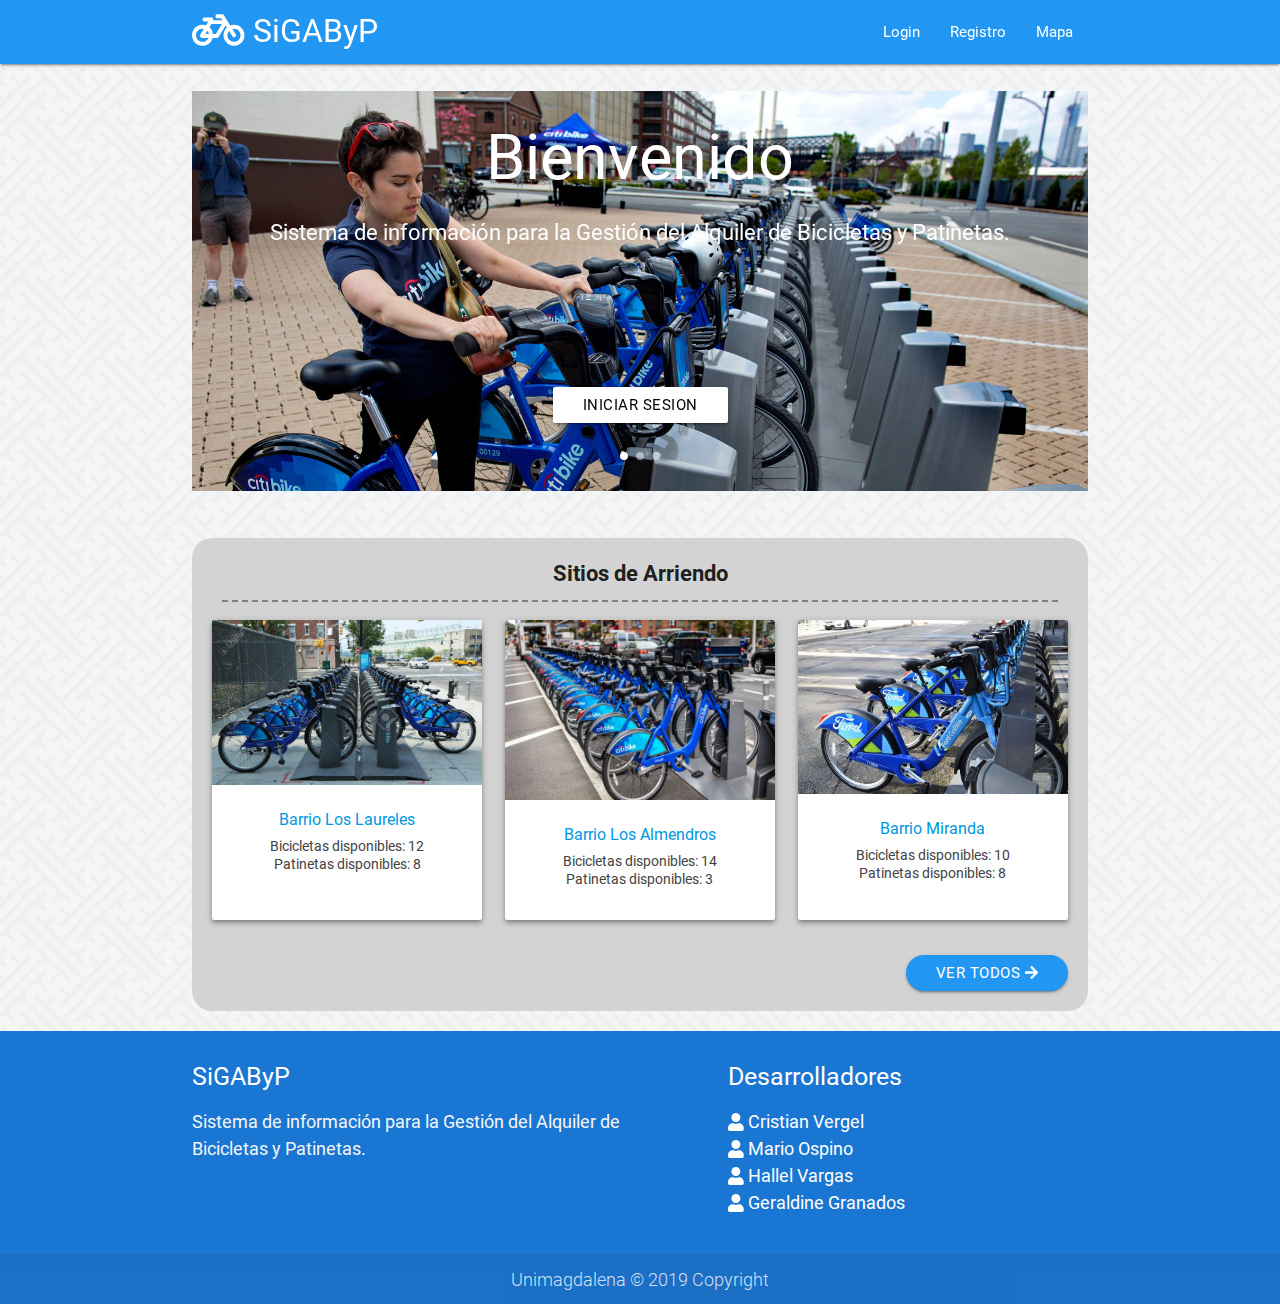
<file: index.html>
<!DOCTYPE html>
<html lang="es">
<head>
    <meta charset="UTF-8">
    <meta name="viewport" content="width=device-width, initial-scale=1.0">
    <meta http-equiv="X-UA-Compatible" content="ie=edge">
    <title>Inicio - SiGAByP</title>

    <link type="text/css" rel="stylesheet" href="css/estilos.css"/>
    <link type="text/css" rel="stylesheet" href="css/materialize.css"  media="screen,projection"/>
    <script type="text/javascript" src="js/fontawesome-all.js"></script>

</head>
<body class="bg-patron">
    <div class="navbar-fixed">
        <nav class="blue">
            <div class="nav-wrapper">
                <div class="container">
                    <a href="#" class="brand-logo"><i class="fas fa-bicycle fa-lg"></i> SiGAByP</a>

                    <ul id="nav-mobile" class="right hide-on-med-and-down">
                        <li><a href="#modal_login" class="modal-trigger">Login</a></li>
                        <li><a href="views/registro.html">Registro</a></li>
                        <li><a href="views/mapa.html">Mapa</a></li>

                    </ul>
                </div>
            </div>
        </nav>
    </div>

    <main>
        <div class="container">
            <br>
            <div class="carousel carousel-slider center" data-indicators="true">
                <div class="carousel-fixed-item center">
                    <a href="#modal_login" class="btn waves-effect white black-text darken-text-2 modal-trigger">Iniciar sesion</a>
                </div>
                <div class="carousel-item white-text" href="#one!" id="slide1">
                    <h1>Bienvenido</h1>
                    <big>
                        Sistema de información para la Gestión del Alquiler de Bicicletas y Patinetas.
                        <p class="white-text">
                        </p>

                    </big>
                </div>
                <div class="carousel-item white-text" href="#two!" id="slide2">

                </div>
                <div class="carousel-item white-text" href="#three!" id="slide3">

                </div>
            </div>
            <br>
            <div class="panel2">
                <center><big><b>Sitios de Arriendo</b></big></center>
                <div class="line2"></div>
                <div class="row">
                    <div class="col s12 m4">
                        <a href="views/vista_sitio.html">
                            <div class="card small z-depth-2 hoverable">
                                <div class="card-image">
                                    <img src="images/03.jpg">
                                </div>
                                <div class="card-content center" style="padding:15px;">
                                    <div class="texto-card">Barrio Los Laureles</div>
                                    <div class="texto-card-2">
                                        Bicicletas disponibles: 12 <br>
                                        Patinetas disponibles: 8 </div>
                                </div>
                            </div>
                        </a>
                    </div>
                    <div class="col s12 m4">
                        <a href="views/vista_sitio.html">
                            <div class="card small z-depth-2 hoverable">
                                <div class="card-image">
                                    <img src="images/01.jpg">
                                </div>
                                <div class="card-content center" style="padding:15px;">
                                    <div class="texto-card">Barrio Los Almendros</div>
                                    <div class="texto-card-2">
                                        Bicicletas disponibles: 14 <br>
                                        Patinetas disponibles: 3 </div>
                                </div>
                            </div>
                        </a>
                    </div>
                    <div class="col s12 m4">
                        <a href="views/vista_sitio.html">
                            <div class="card small z-depth-2 hoverable">
                                <div class="card-image">
                                    <img src="images/02.jpg">
                                </div>
                                <div class="card-content center" style="padding:15px;">
                                    <div class="texto-card">Barrio Miranda</div>
                                    <div class="texto-card-2">
                                        Bicicletas disponibles: 10 <br>
                                        Patinetas disponibles: 8 </div>
                                </div>
                            </div>
                        </a>
                    </div>
                </div>

                <div class="right-align">
                    <a href="views/sitios.html" class="btn btn-rounded blue waves-effect">
                        Ver todos <i class="fas fa-arrow-right"></i></a>
                </div>
            </div>
        </div>
    </main>

    <footer class="page-footer blue darken-2">
        <div class="container">
            <div class="row">
                <div class="col l6 s12">
                    <h5 class="white-text">SiGAByP</h5>
                    <p class="grey-text text-lighten-4">Sistema de información para la Gestión del Alquiler de Bicicletas y Patinetas.</p>
                </div>
            <div class="col l4 offset-l1 s12">
                <h5 class="white-text">Desarrolladores</h5>
                <ul>
                      <li><i class="fas fa-user"></i> Cristian Vergel</li>
                      <li><i class="fas fa-user"></i> Mario Ospino</li>
                      <li><i class="fas fa-user"></i> Hallel Vargas</li>
                      <li><i class="fas fa-user"></i> Geraldine Granados</li>
                </ul>
            </div>
            </div>
        </div>
        <div class="footer-copyright">
            <div class="container center">
                Unimagdalena © 2019 Copyright
            </div>
        </div>
    </footer>

    <div id="modal_login" class="modal">
        <div class="modal-content">
            <h5 class="center">Inicio de Sesion</h5><br>
            <div class="row">
                <div class="col s12 m6">
                    <div id="login_img">
                        <div class="col offset-s2 s8 offset-m2 m8">
                            <h4 class="blue-text text-darken-2 center">SiGAByP</h4>
                            <img src="images/bici.png" class="responsive-img" alt="">
                        </div>
                    </div>
                    <div id="login_error" class="red-text hide">
                        Los datos de inicio de sesión son incorrectos.   <br>
                        Por favor intente de nuevo.
                    </div>
                </div>
                <div class="col s12 m6">
                    <div class="row">
                        <div class="input-field col s12">
                            <input id="username" type="text">
                            <label for="username">Nombre de Usuario</label>
                        </div>
                        <div class="input-field col s12">
                            <input id="password" type="password">
                            <label for="password">Contraseña</label>
                        </div>
                        <a href="views/mapa.html" id="redirect_login" class="hide"></a>
                    </div>
                    <center><button class="btn waves-effect blue" id="entrar">Entrar</button></center><br>
                </div>
            </div>
        </div>
    </div>


    <script type="text/javascript" src="js/jquery-3.4.1.min.js"></script>
    <script type="text/javascript" src="js/materialize.js"></script>
    <script type="text/javascript" src="js/script.js"></script>
</body>
</html>
</file>
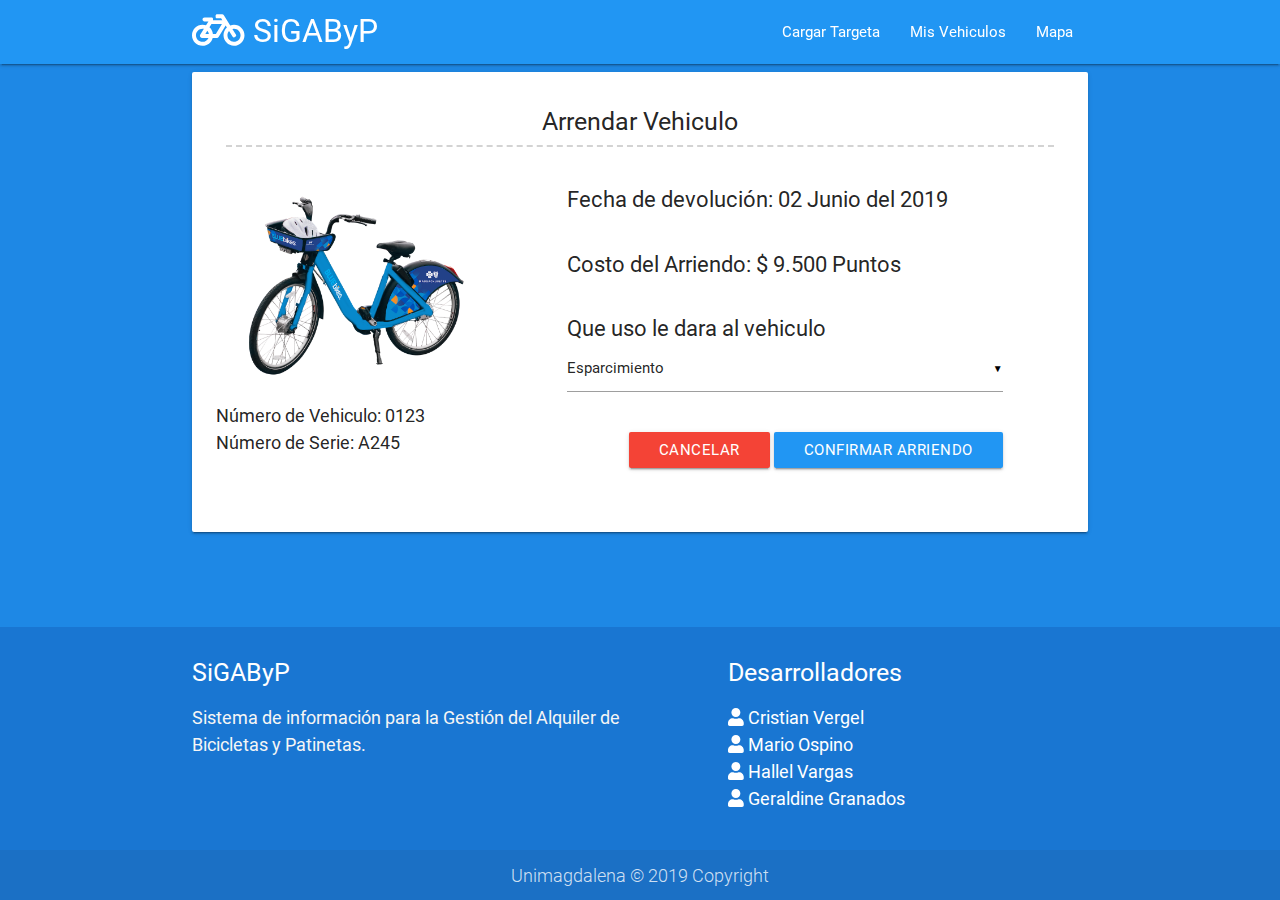
<file: views/arrendar.html>
<!DOCTYPE html>
<html lang="es">
<head>
    <meta charset="UTF-8">
    <meta name="viewport" content="width=device-width, initial-scale=1.0">
    <meta http-equiv="X-UA-Compatible" content="ie=edge">
    <title>Arrendar - SiGAByP</title>

    <link type="text/css" rel="stylesheet" href="../css/estilos.css"/>
    <link type="text/css" rel="stylesheet" href="../css/materialize.css"  media="screen,projection"/>
    <script type="text/javascript" src="../js/fontawesome-all.js"></script>
</head>
<body class="blue darken-1">

    <div class="navbar-fixed">
        <nav class="blue">
            <div class="nav-wrapper">
                <div class="container">
                    <a href="../index.html" class="brand-logo"><i class="fas fa-bicycle fa-lg"></i> SiGAByP</a>

                    <ul id="nav-mobile" class="right hide-on-med-and-down">
                        <li><a href="cargar_tarjeta.html">Cargar Targeta</a></li>
                        <li><a href="devolver.html">Mis Vehiculos</a></li>
                        <li><a href="mapa.html">Mapa</a></li>
                    </ul>
                </div>
            </div>
        </nav>
    </div>

    <main>
        <div class="container">
            <div class="card-panel">
                <center><h5>Arrendar Vehiculo</h5></center>
                <div class="line"></div>
                <div class="row">
                    <div class="col s12 m4">
                        <img src="../images/bike.png" alt="" class="responsive-img">
                        Número de Vehiculo: 0123 <br>
                        Número de Serie: A245

                    </div>
                    <div class="col s12  offset-m1 m6">
                        <div class="row">
                            <br>
                            <big>
                                Fecha de devolución: 02 Junio del 2019 <br><br>
                                Costo del Arriendo: $ 9.500 Puntos <br><br>
                                Que uso le dara al vehiculo
                                <select name="motivo" id="">
                                    <option value="">Esparcimiento</option>
                                    <option value="">Transporte</option>
                                </select>
                            </big>
                        </div>

                        <div class="row">
                            <div class="right-align">
                                <a href="vista_sitio.html" class="btn red waves-effect">Cancelar</a>
                                <a href="devolver.html" class="btn blue waves-effect">Confirmar arriendo</a>
                            </div>
                        </div>

                    </div>
                </div>
            </div>
        </div>

    </main>
    <br>
    <footer class="page-footer blue darken-2">
        <div class="container">
            <div class="row">
                <div class="col l6 s12">
                    <h5 class="white-text">SiGAByP</h5>
                    <p class="grey-text text-lighten-4">Sistema de información para la Gestión del Alquiler de Bicicletas y Patinetas.</p>
                </div>
            <div class="col l4 offset-l1 s12">
                <h5 class="white-text">Desarrolladores</h5>
                <ul>
                      <li><i class="fas fa-user"></i> Cristian Vergel</li>
                      <li><i class="fas fa-user"></i> Mario Ospino</li>
                      <li><i class="fas fa-user"></i> Hallel Vargas</li>
                      <li><i class="fas fa-user"></i> Geraldine Granados</li>
                </ul>
            </div>
            </div>
        </div>
        <div class="footer-copyright">
            <div class="container center">
                Unimagdalena © 2019 Copyright
            </div>
        </div>
    </footer>


    <script type="text/javascript" src="../js/jquery-3.4.1.min.js"></script>
    <script type="text/javascript" src="../js/materialize.js"></script>
    <script type="text/javascript" src="../js/script.js"></script>
</body>
</html>
</file>
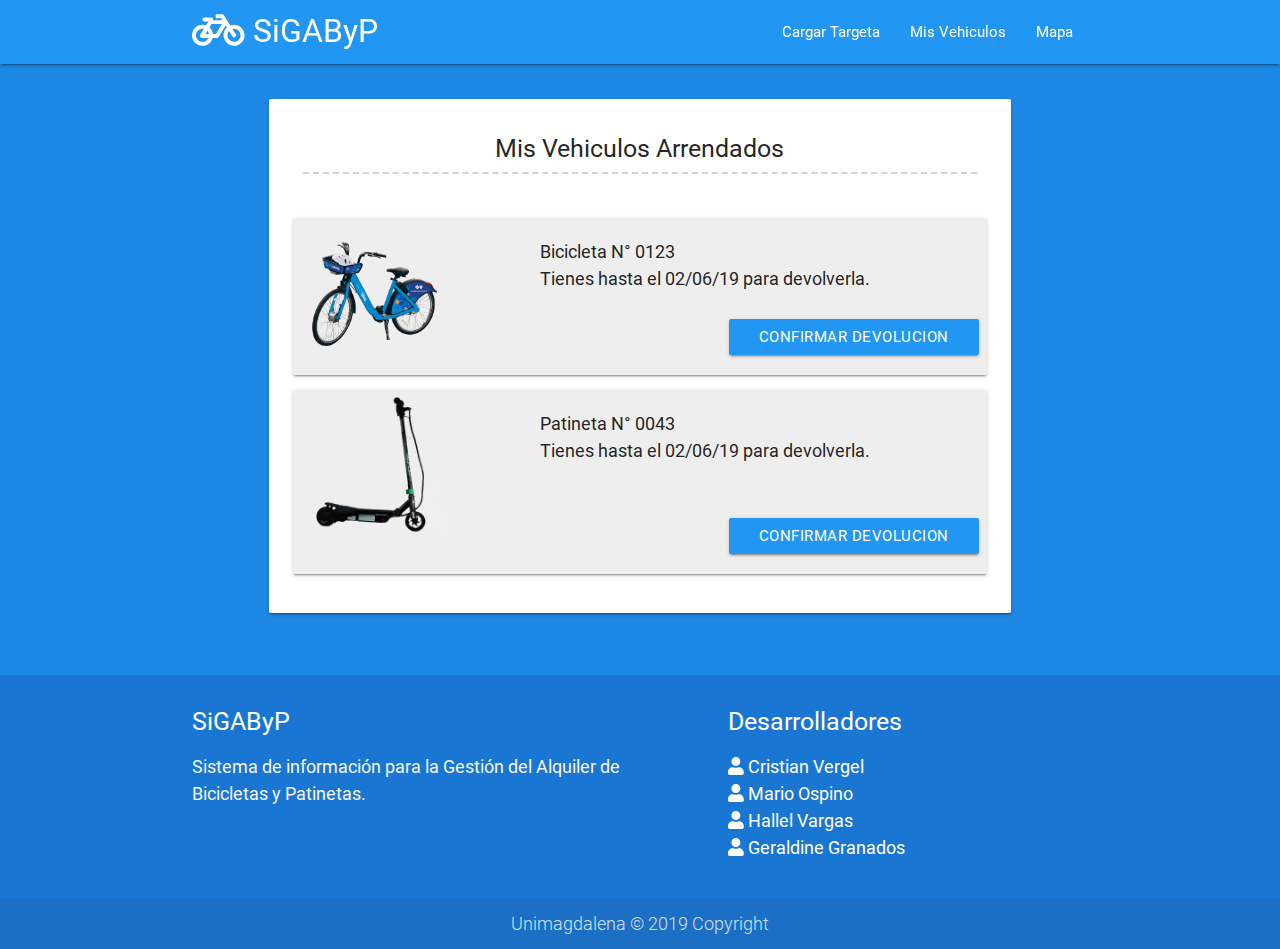
<file: views/devolver.html>
<!DOCTYPE html>
<html lang="es">
<head>
    <meta charset="UTF-8">
    <meta name="viewport" content="width=device-width, initial-scale=1.0">
    <meta http-equiv="X-UA-Compatible" content="ie=edge">
    <title>Devolver - SiGAByP</title>

    <link type="text/css" rel="stylesheet" href="../css/estilos.css"/>
    <link type="text/css" rel="stylesheet" href="../css/materialize.css"  media="screen,projection"/>
    <script type="text/javascript" src="../js/fontawesome-all.js"></script>
</head>
<body class="blue darken-1">

    <div class="navbar-fixed">
        <nav class="blue">
            <div class="nav-wrapper">
                <div class="container">
                    <a href="../index.html" class="brand-logo"><i class="fas fa-bicycle fa-lg"></i> SiGAByP</a>

                    <ul id="nav-mobile" class="right hide-on-med-and-down">
                        <li><a href="cargar_tarjeta.html">Cargar Targeta</a></li>
                        <li><a href="devolver.html">Mis Vehiculos</a></li>
                        <li><a href="mapa.html">Mapa</a></li>
                    </ul>
                </div>
            </div>
        </nav>
    </div>

    <main>
        <br>
        <div class="container">
            <div class="row">
                <div class="col offset-s1 s10">
                    <div class="card-panel">
                        <center><h5>Mis Vehiculos Arrendados</h5></center>
                        <div class="line"></div><br>
                        <div class="card-panel grey lighten-3" style="padding:0px">
                            <div class="row" style="margin-bottom:0px;">
                                <div class="col s12 m3">
                                    <img src="../images/bike.png" alt="" class="responsive-img">
                                </div>
                                <div class="col s12 offset-m1 m8" style="padding:20px;">
                                    Bicicleta N° 0123 <br>
                                    Tienes hasta el 02/06/19 para devolverla. <br><br>
                                    <a href="" class="btn blue right">Confirmar devolucion</a>
                                </div>

                            </div>
                        </div>
                        <div class="card-panel grey lighten-3" style="padding:0px">
                            <div class="row" style="margin-bottom:0px;">
                                <div class="col s12 m3">
                                    <img src="../images/patineta.png" alt="" class="responsive-img">
                                </div>
                                <div class="col s12 offset-m1 m8" style="padding:20px;">
                                    Patineta N° 0043 <br>
                                    Tienes hasta el 02/06/19 para devolverla. <br><br><br>
                                    <a href="" class="btn blue right">Confirmar devolucion</a>
                                </div>

                            </div>
                        </div>
                    </div>
                </div>
            </div>
        </div>
    </main>
    <br>
    <footer class="page-footer blue darken-2">
        <div class="container">
            <div class="row">
                <div class="col l6 s12">
                    <h5 class="white-text">SiGAByP</h5>
                    <p class="grey-text text-lighten-4">Sistema de información para la Gestión del Alquiler de Bicicletas y Patinetas.</p>
                </div>
            <div class="col l4 offset-l1 s12">
                <h5 class="white-text">Desarrolladores</h5>
                <ul>
                      <li><i class="fas fa-user"></i> Cristian Vergel</li>
                      <li><i class="fas fa-user"></i> Mario Ospino</li>
                      <li><i class="fas fa-user"></i> Hallel Vargas</li>
                      <li><i class="fas fa-user"></i> Geraldine Granados</li>
                </ul>
            </div>
            </div>
        </div>
        <div class="footer-copyright">
            <div class="container center">
                Unimagdalena © 2019 Copyright
            </div>
        </div>
    </footer>

    <script type="text/javascript" src="../js/jquery-3.4.1.min.js"></script>
    <script type="text/javascript" src="../js/materialize.js"></script>
    <script type="text/javascript" src="../js/script.js"></script>
</body>
</html>
</file>
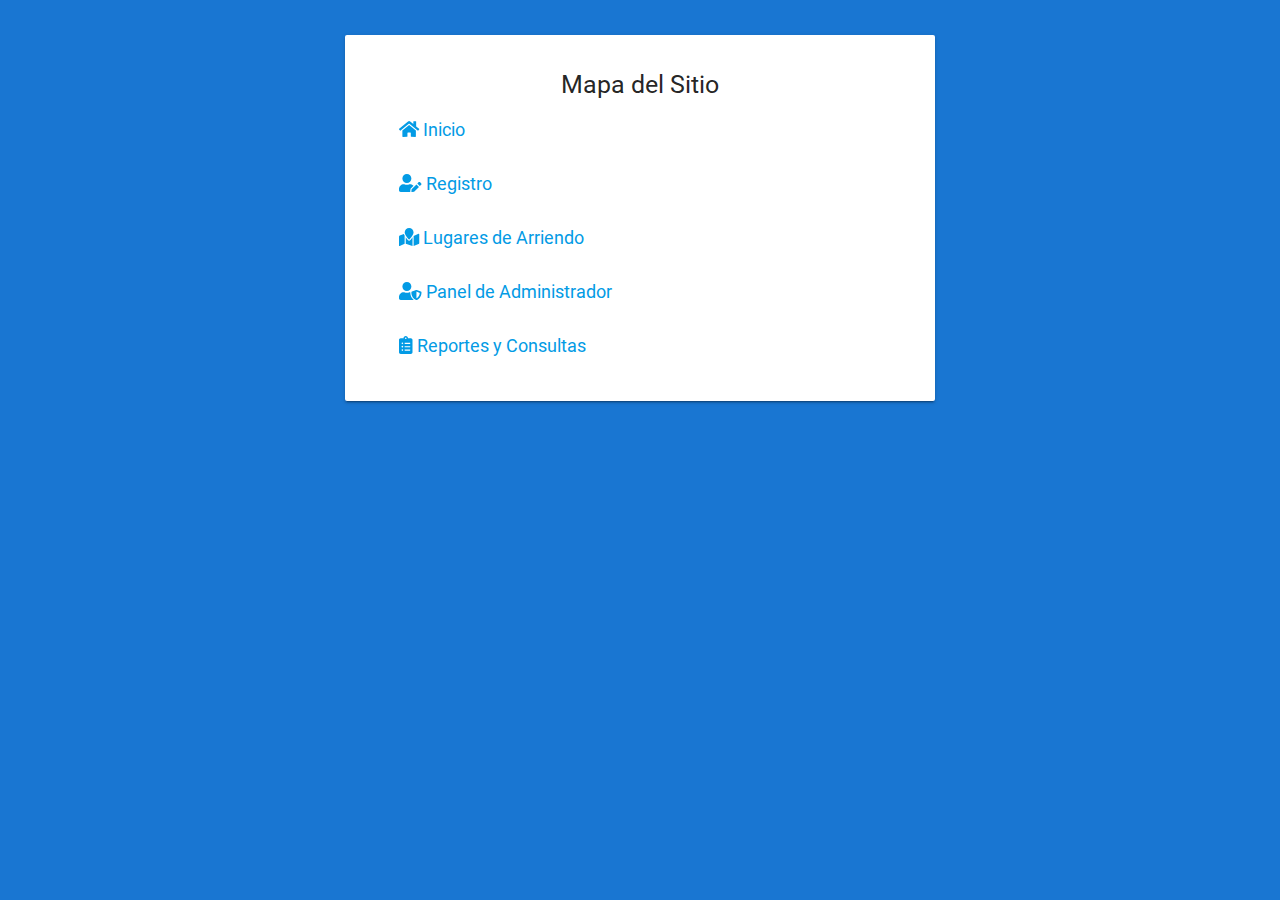
<file: views/mapa.html>
<!DOCTYPE html>
<html lang="es">
<head>
    <meta charset="UTF-8">
    <meta name="viewport" content="width=device-width, initial-scale=1.0">
    <meta http-equiv="X-UA-Compatible" content="ie=edge">
    <title>Mapa del sitio - SiGAByP</title>

    <link type="text/css" rel="stylesheet" href="../css/estilos.css"/>
    <link type="text/css" rel="stylesheet" href="../css/materialize.css"  media="screen,projection"/>
    <script type="text/javascript" src="../js/fontawesome-all.js"></script>
</head>
<body class="blue darken-2">

    <main><br>
        <div class="container">
            <div class="row">
                <div class="col s12 offset-m2 m8">
                    <div class="card-panel">
                        <h5 class="center">Mapa del Sitio</h5>
                        <ul style="padding-left:30px;">
                            <li><a href="../index.html"><i class="fas fa-home"></i> Inicio</a></li>
                            <br>
                            <li><a href="registro.html"><i class="fas fa-user-edit"></i> Registro</a></li>
                            <br>
                            <li><a href="sitios.html"><i class="fas fa-map-marked"></i> Lugares de Arriendo</a></li>
                            <br>
                            <li><a href="panel_admin.html"><i class="fas fa-user-shield"></i> Panel de Administrador</a></li>
                            <br>
                            <li><a href="reportes.html"><i class="fas fa-clipboard-list"></i> Reportes y Consultas</a></li>
                        </ul>
                    </div>
                </div>
            </div>
        </div>
    </main>


    <script type="text/javascript" src="../js/jquery-3.4.1.min.js"></script>
    <script type="text/javascript" src="../js/materialize.js"></script>
    <script type="text/javascript" src="../js/script.js"></script>
</body>
</html>
</file>
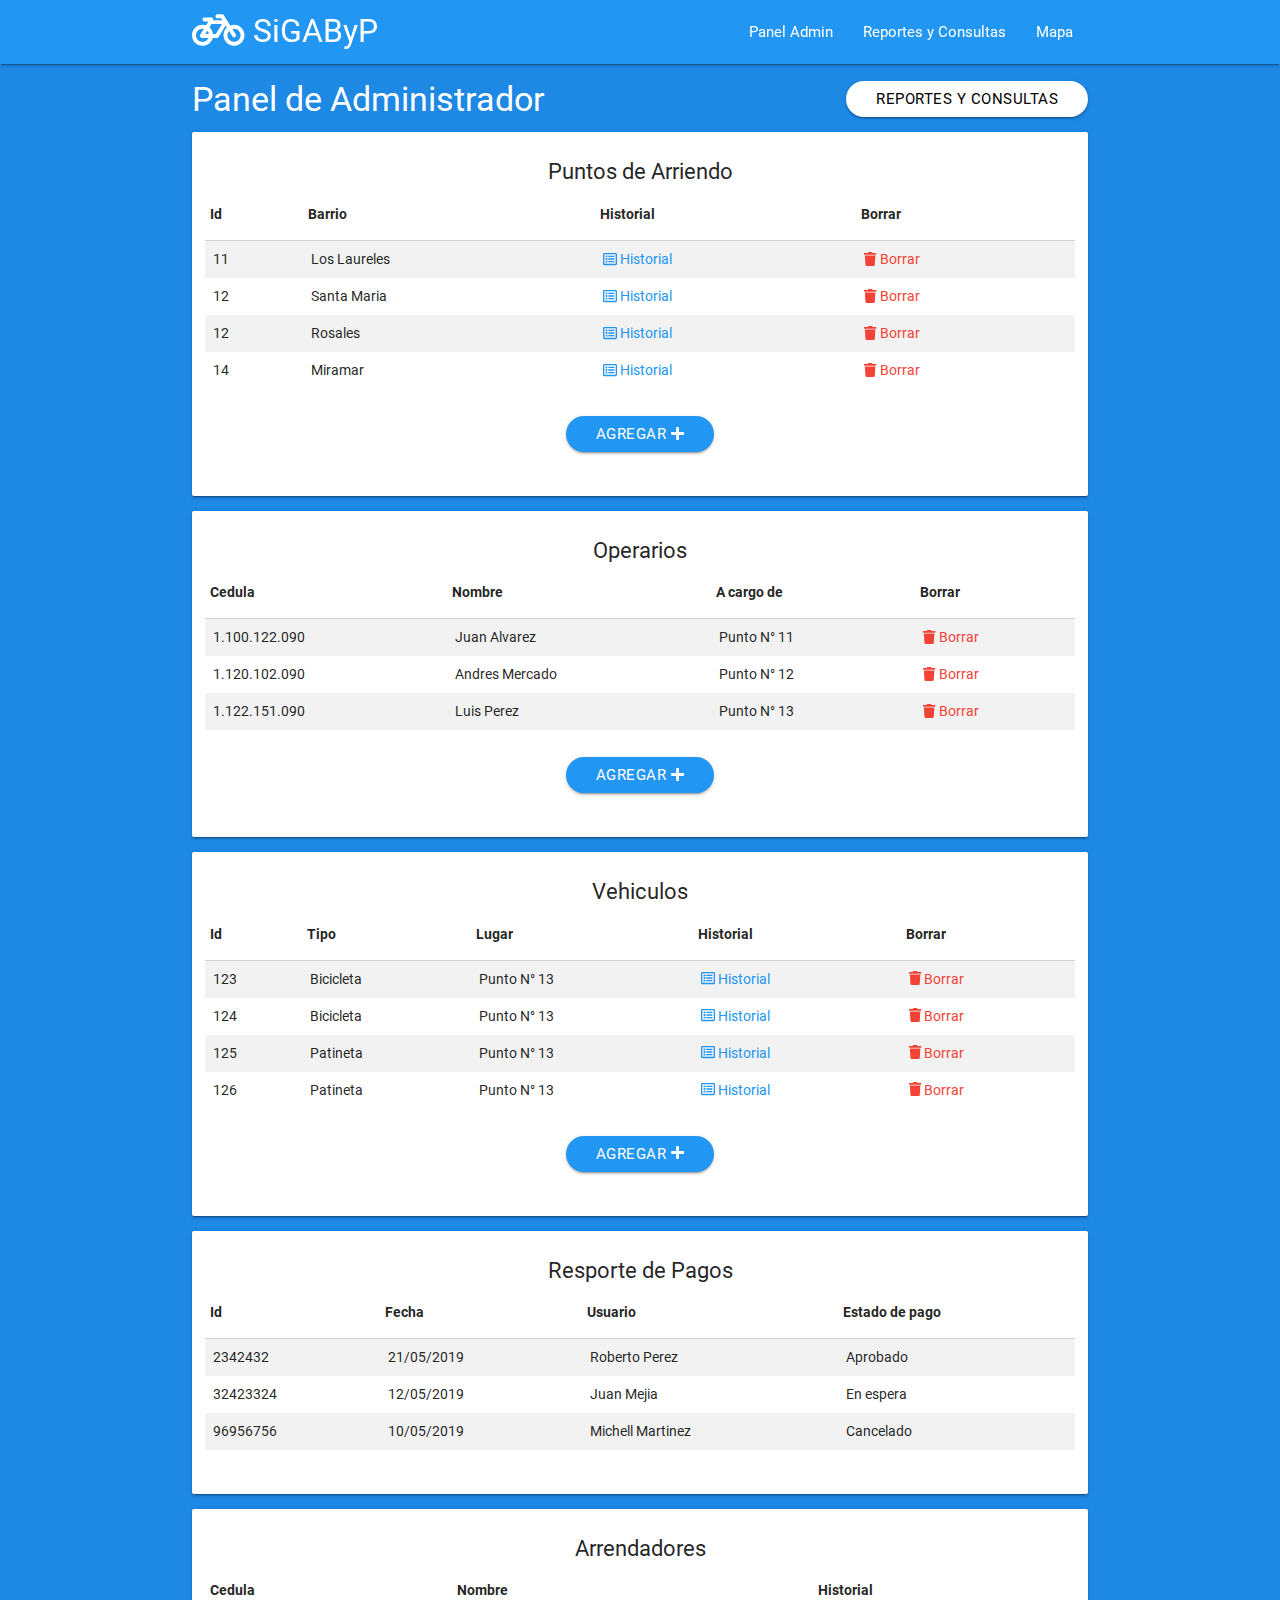
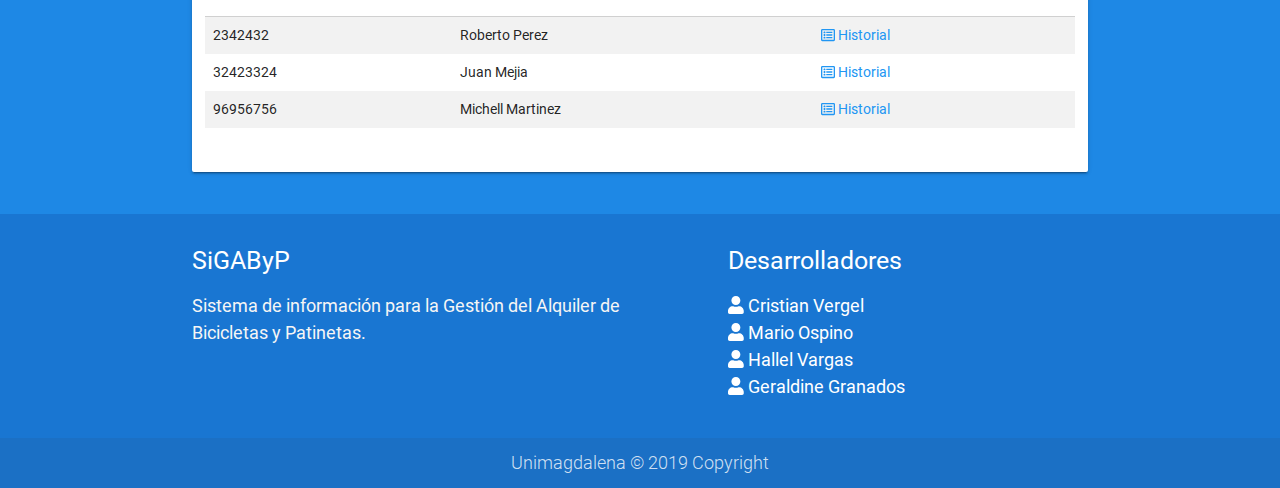
<file: views/panel_admin.html>
<!DOCTYPE html>
<html lang="es">
<head>
    <meta charset="UTF-8">
    <meta name="viewport" content="width=device-width, initial-scale=1.0">
    <meta http-equiv="X-UA-Compatible" content="ie=edge">
    <title>Administrador - SiGAByP</title>

    <link type="text/css" rel="stylesheet" href="../css/estilos.css"/>
    <link type="text/css" rel="stylesheet" href="../css/materialize.css"  media="screen,projection"/>
    <script type="text/javascript" src="../js/fontawesome-all.js"></script>
</head>
<body class="blue darken-1">

    <div class="navbar-fixed">
        <nav class="blue">
            <div class="nav-wrapper">
                <div class="container">
                    <a href="../index.html" class="brand-logo"><i class="fas fa-bicycle fa-lg"></i> SiGAByP</a>

                    <ul id="nav-mobile" class="right hide-on-med-and-down">
                        <li><a href="panel_admin.html">Panel Admin</a></li>
                        <li><a href="reportes.html">Reportes y Consultas</a></li>
                        <li><a href="mapa.html">Mapa</a></li>

                    </ul>
                </div>
            </div>
        </nav>
    </div>

    <main>
        <div class="container">
            <h4 class="white-text">Panel de Administrador
                <a href="reportes.html" class="btn white black-text right btn-rounded">reportes y consultas</a>
            </h4>
            <div class="card-panel">
                <div class="row">
                    <center><big>Puntos de Arriendo</big></center>
                    <table class="admin-table striped">
                        <thead>
                            <tr>
                                <th>Id</th>
                                <th>Barrio</th>
                                <th>Historial</th>
                                <th>Borrar</th>
                            </tr>
                        </thead>

                        <tbody>
                            <tr>
                                <td>11</td>
                                <td>Los Laureles</td>
                                <td><a href="#historial_punto" class="modal-trigger blue-text"><i class="far fa-list-alt"></i> Historial </a></td>
                                <td><a href="" class="modal-trigger red-text"><i class="fas fa-trash"></i> Borrar </a>
                                </td>
                            </tr>
                            <tr>
                                <td>12</td>
                                <td>Santa Maria</td>
                                <td><a href="#historial_punto" class="modal-trigger blue-text"><i class="far fa-list-alt"></i> Historial </a></td>
                                <td><a href="" class="modal-trigger red-text"><i class="fas fa-trash"></i> Borrar </a>
                                </td>
                            </tr>
                            <tr>
                                <td>12</td>
                                <td>Rosales</td>
                                <td><a href="#historial_punto" class="modal-trigger blue-text"><i class="far fa-list-alt"></i> Historial </a></td>
                                <td><a href="" class="modal-trigger red-text"><i class="fas fa-trash"></i> Borrar </a>
                                </td>
                            </tr>
                            <tr>
                                <td>14</td>
                                <td>Miramar</td>
                                <td><a href="#historial_punto" class="modal-trigger blue-text"><i class="far fa-list-alt"></i> Historial </a></td>
                                <td><a href="" class="modal-trigger red-text"><i class="fas fa-trash"></i> Borrar </a>
                                </td>
                            </tr>

                            </tbody>
                        </table>
                        <center>
                            <br>
                            <a href="#punto_arriendo" class="modal-trigger btn blue btn-rounded">
                                agregar <i class="fas fa-plus"></i></a>
                        </center>
                    </div>
            </div>
            <div class="card-panel">
                <div class="row">
                    <center><big>Operarios</big></center>
                    <table class="admin-table striped">
                        <thead>
                            <tr>
                                <th>Cedula</th>
                                <th>Nombre</th>
                                <th>A cargo de</th>
                                <th>Borrar</th>
                            </tr>
                        </thead>

                        <tbody>
                            <tr>
                                <td>1.100.122.090</td>
                                <td>Juan Alvarez</td>
                                <td>Punto N° 11</td>
                                <td><a href="" class="modal-trigger red-text"><i class="fas fa-trash"></i> Borrar </a>
                                </td>
                            </tr>
                            <tr>
                                <td>1.120.102.090</td>
                                <td>Andres Mercado</td>
                                <td>Punto N° 12</td>
                                <td><a href="" class="modal-trigger red-text"><i class="fas fa-trash"></i> Borrar </a>
                                </td>
                            </tr>
                            <tr>
                                <td>1.122.151.090</td>
                                <td>Luis Perez</td>
                                <td>Punto N° 13</td>
                                <td><a href="" class="modal-trigger red-text"><i class="fas fa-trash"></i> Borrar </a>
                                </td>
                            </tr>


                            </tbody>
                        </table>
                        <center>
                            <br>
                            <a href="#operarios" class="modal-trigger btn blue btn-rounded">
                                agregar <i class="fas fa-plus"></i></a>
                        </center>
                    </div>
            </div>
            <div class="card-panel">
                <div class="row">
                    <center><big>Vehiculos</big></center>
                    <table class="admin-table striped">
                        <thead>
                            <tr>
                                <th>Id</th>
                                <th>Tipo</th>
                                <th>Lugar</th>
                                <th>Historial</th>
                                <th>Borrar</th>
                            </tr>
                        </thead>

                        <tbody>
                            <tr>
                                <td>123</td>
                                <td>Bicicleta</td>
                                <td>Punto N° 13</td>
                                <td><a href="#historial_vehiculo" class="modal-trigger blue-text"><i class="far fa-list-alt"></i> Historial </a></td>
                                <td><a href="" class="modal-trigger red-text"><i class="fas fa-trash"></i> Borrar </a>
                                </td>
                            </tr>
                            <tr>
                                <td>124</td>
                                <td>Bicicleta</td>
                                <td>Punto N° 13</td>
                                <td><a href="#historial_vehiculo" class="modal-trigger blue-text"><i class="far fa-list-alt"></i> Historial </a></td>
                                <td><a href="" class="modal-trigger red-text"><i class="fas fa-trash"></i> Borrar </a>
                                </td>
                            </tr>
                            <tr>
                                <td>125</td>
                                <td>Patineta</td>
                                <td>Punto N° 13</td>
                                <td><a href="#historial_vehiculo" class="modal-trigger blue-text"><i class="far fa-list-alt"></i> Historial </a></td>
                                <td><a href="" class="modal-trigger red-text"><i class="fas fa-trash"></i> Borrar </a>
                                </td>
                            </tr>
                            <tr>
                                <td>126</td>
                                <td>Patineta</td>
                                <td>Punto N° 13</td>
                                <td><a href="#historial_vehiculo" class="modal-trigger blue-text"><i class="far fa-list-alt"></i> Historial </a></td>
                                <td><a href="" class="modal-trigger red-text"><i class="fas fa-trash"></i> Borrar </a>
                                </td>
                            </tr>

                            </tbody>
                        </table>
                        <center>
                            <br>
                            <a href="#vehiculo" class="modal-trigger btn blue btn-rounded">
                                agregar <i class="fas fa-plus"></i></a>
                        </center>
                    </div>
            </div>
            <div class="card-panel">
                <div class="row">
                    <center><big>Resporte de Pagos</big></center>
                    <table class="admin-table striped">
                        <thead>
                            <tr>
                                <th>Id</th>
                                <th>Fecha</th>
                                <th>Usuario</th>
                                <th>Estado de pago</th>
                            </tr>
                        </thead>

                        <tbody>
                            <tr>
                                <td>2342432</td>
                                <td>21/05/2019</td>
                                <td>Roberto Perez</td>
                                <td>Aprobado</td>
                            </tr>
                            <tr>
                                <td>32423324</td>
                                <td>12/05/2019</td>
                                <td>Juan Mejia</td>
                                <td>En espera</td>
                            </tr>
                            <tr>
                                <td>96956756</td>
                                <td>10/05/2019</td>
                                <td>Michell Martinez</td>
                                <td>Cancelado</td>
                            </tr>


                            </tbody>
                        </table>
                    </div>
            </div>
            <div class="card-panel">
                <div class="row">
                    <center><big>Arrendadores</big></center>
                    <table class="admin-table striped">
                        <thead>
                            <tr>
                                <th>Cedula</th>
                                <th>Nombre</th>
                                <th>Historial</th>
                            </tr>
                        </thead>

                        <tbody>
                            <tr>
                                <td>2342432</td>
                                <td>Roberto Perez</td>
                                <td><a href="#historial_arrendador" class="modal-trigger blue-text"><i class="far fa-list-alt"></i> Historial </a></td>
                            </tr>
                            <tr>
                                <td>32423324</td>
                                <td>Juan Mejia</td>
                                <td><a href="#historial_arrendador" class="modal-trigger blue-text"><i class="far fa-list-alt"></i> Historial </a></td>
                            </tr>
                            <tr>
                                <td>96956756</td>
                                <td>Michell Martinez</td>
                                <td><a href="#historial_arrendador" class="modal-trigger blue-text"><i class="far fa-list-alt"></i> Historial </a></td>
                            </tr>


                            </tbody>
                        </table>
                    </div>
            </div>

        </div>

    </main>
    <br>
    <footer class="page-footer blue darken-2">
        <div class="container">
            <div class="row">
                <div class="col l6 s12">
                    <h5 class="white-text">SiGAByP</h5>
                    <p class="grey-text text-lighten-4">Sistema de información para la Gestión del Alquiler de Bicicletas y Patinetas.</p>
                </div>
            <div class="col l4 offset-l1 s12">
                <h5 class="white-text">Desarrolladores</h5>
                <ul>
                      <li><i class="fas fa-user"></i> Cristian Vergel</li>
                      <li><i class="fas fa-user"></i> Mario Ospino</li>
                      <li><i class="fas fa-user"></i> Hallel Vargas</li>
                      <li><i class="fas fa-user"></i> Geraldine Granados</li>
                </ul>
            </div>
            </div>
        </div>
        <div class="footer-copyright">
            <div class="container center">
                Unimagdalena © 2019 Copyright
            </div>
        </div>
    </footer>

    <div id="punto_arriendo" class="modal">
        <div class="modal-content">
            <h5>Crear un punto de arriendo</h5><br>
            <div class="input-field">
                <input type="text" name="barrio">
                <label for="barrio">Barrio</label>
            </div>
        </div>
        <div class="modal-footer">
            <a href="#!" class="modal-action modal-close waves-effect waves-green btn-flat">GUardar</a>
        </div>
    </div>

    <div id="operarios" class="modal">
        <div class="modal-content">
            <h5>Crear un Operario</h5><br>
            <div class="row">
                <div class="input-field col s12 m6">
                    <input type="text" name="nombre">
                    <label for="nombre">Nombre</label>
                </div>
                <div class="input-field col s12 m6">
                    <input type="text" name="apellido">
                    <label for="apellido">Apellido</label>
                </div>
                <div class="input-field col s12 m6">
                    <input type="number" name="Cedula">
                    <label for="Cedula">Número de Cedula</label>
                </div>
                <div class="input-field col s12 m6">
                    <select name="sitio">
                        <option value="" selected disabled>Seleccione</option>
                        <option value="">Punto N° 12</option>
                        <option value="">Punto N° 13</option>
                        <option value="">Punto N° 14</option>
                        <option value="">Punto N° 15</option>
                    </select>
                    <label for="sitio">A cargo de</label>
                </div>
            </div>
        </div>
        <div class="modal-footer">
            <a href="#!" class="modal-action modal-close waves-effect waves-green btn-flat">GUardar</a>
        </div>
    </div>

    <div id="vehiculo" class="modal">
        <div class="modal-content">
            <h5>Crear un punto de arriendo</h5><br>
            <div class="row">
                <div class="input-field col s12 m6">
                    <select name="tipo">
                        <option value="" selected disabled>Seleccione</option>
                        <option value="">Bicicleta</option>
                        <option value="">Patineta</option>
                    </select>
                    <label for="tipo">Tipo de vehiculo</label>
                </div>
                <div class="input-field col s12 m6">
                    <select name="sitio">
                        <option value="" selected disabled>Seleccione</option>
                        <option value="">Punto N° 12</option>
                        <option value="">Punto N° 13</option>
                        <option value="">Punto N° 14</option>
                        <option value="">Punto N° 15</option>
                    </select>
                    <label for="sitio">Lugar</label>
                </div>

            </div>
        </div>
        <div class="modal-footer">
            <a href="#!" class="modal-action modal-close waves-effect waves-green btn-flat">GUardar</a>
        </div>
    </div>

    <div id="historial_vehiculo" class="modal">
        <div class="modal-content">
            <h5>Historial del vehiculo</h5><br>
                <table class="admin-table striped">
                <thead>
                    <tr>
                        <th>Fecha</th>
                        <th>Usuario</th>
                    </tr>
                </thead>
                <tbody>
                    <tr>
                        <td>12/05/2019</td>
                        <td>Juan Martinez</td>
                    </tr>
                    <tr>
                        <td>12/05/2019</td>
                        <td>Marta Perez</td>
                    </tr>
                    <tr>
                        <td>12/05/2019</td>
                        <td>Jose Meza</td>
                    </tr>
                </tbody>
            </table>
        </div>
        <div class="modal-footer">
            <a href="#!" class="modal-action modal-close waves-effect waves-green btn-flat">Cerrar</a>
        </div>
    </div>

    <div id="historial_punto" class="modal">
        <div class="modal-content">
            <h5>Historial de punto de arriendo</h5><br>
                <table class="admin-table striped">
                <thead>
                    <tr>
                        <th>Fecha</th>
                        <th>Usuario</th>
                        <th>Vehiculo</th>
                    </tr>
                </thead>
                <tbody>
                    <tr>
                        <td>12/05/2019</td>
                        <td>Juan Martinez</td>
                        <td>Bicicleta N° 0121</td>
                    </tr>
                    <tr>
                        <td>12/05/2019</td>
                        <td>Marta Perez</td>
                        <td>Bicicleta N° 0321</td>
                    </tr>
                    <tr>
                        <td>12/05/2019</td>
                        <td>Jose Meza</td>
                        <td>Patineta N° 2201</td>
                    </tr>
                    <tr>
                        <td>12/05/2019</td>
                        <td>Maria LOpez</td>
                        <td>Patineta N° 4421</td>
                    </tr>
                </tbody>
            </table>
        </div>
        <div class="modal-footer">
            <a href="#!" class="modal-action modal-close waves-effect waves-green btn-flat">Cerrar</a>
        </div>
    </div>

    <div id="historial_arrendador" class="modal">
        <div class="modal-content">
            <h5>Historial del Arrendador</h5><br>
                <table class="admin-table striped">
                <thead>
                    <tr>
                        <th>Fecha</th>

                        <th>Vehiculo</th>
                    </tr>
                </thead>
                <tbody>
                    <tr>
                        <td>12/05/2019</td>
                        <td>Bicicleta N° 0121</td>
                    </tr>
                    <tr>
                        <td>12/05/2019</td>
                        <td>Bicicleta N° 0321</td>
                    </tr>
                    <tr>
                        <td>12/05/2019</td>
                        <td>Patineta N° 2201</td>
                    </tr>
                    <tr>
                        <td>12/05/2019</td>
                        <td>Patineta N° 4421</td>
                    </tr>
                </tbody>
            </table>
        </div>
        <div class="modal-footer">
            <a href="#!" class="modal-action modal-close waves-effect waves-green btn-flat">Cerrar</a>
        </div>
    </div>

    <script type="text/javascript" src="../js/jquery-3.4.1.min.js"></script>
    <script type="text/javascript" src="../js/materialize.js"></script>
    <script type="text/javascript" src="../js/script.js"></script>
</body>
</html>
</file>
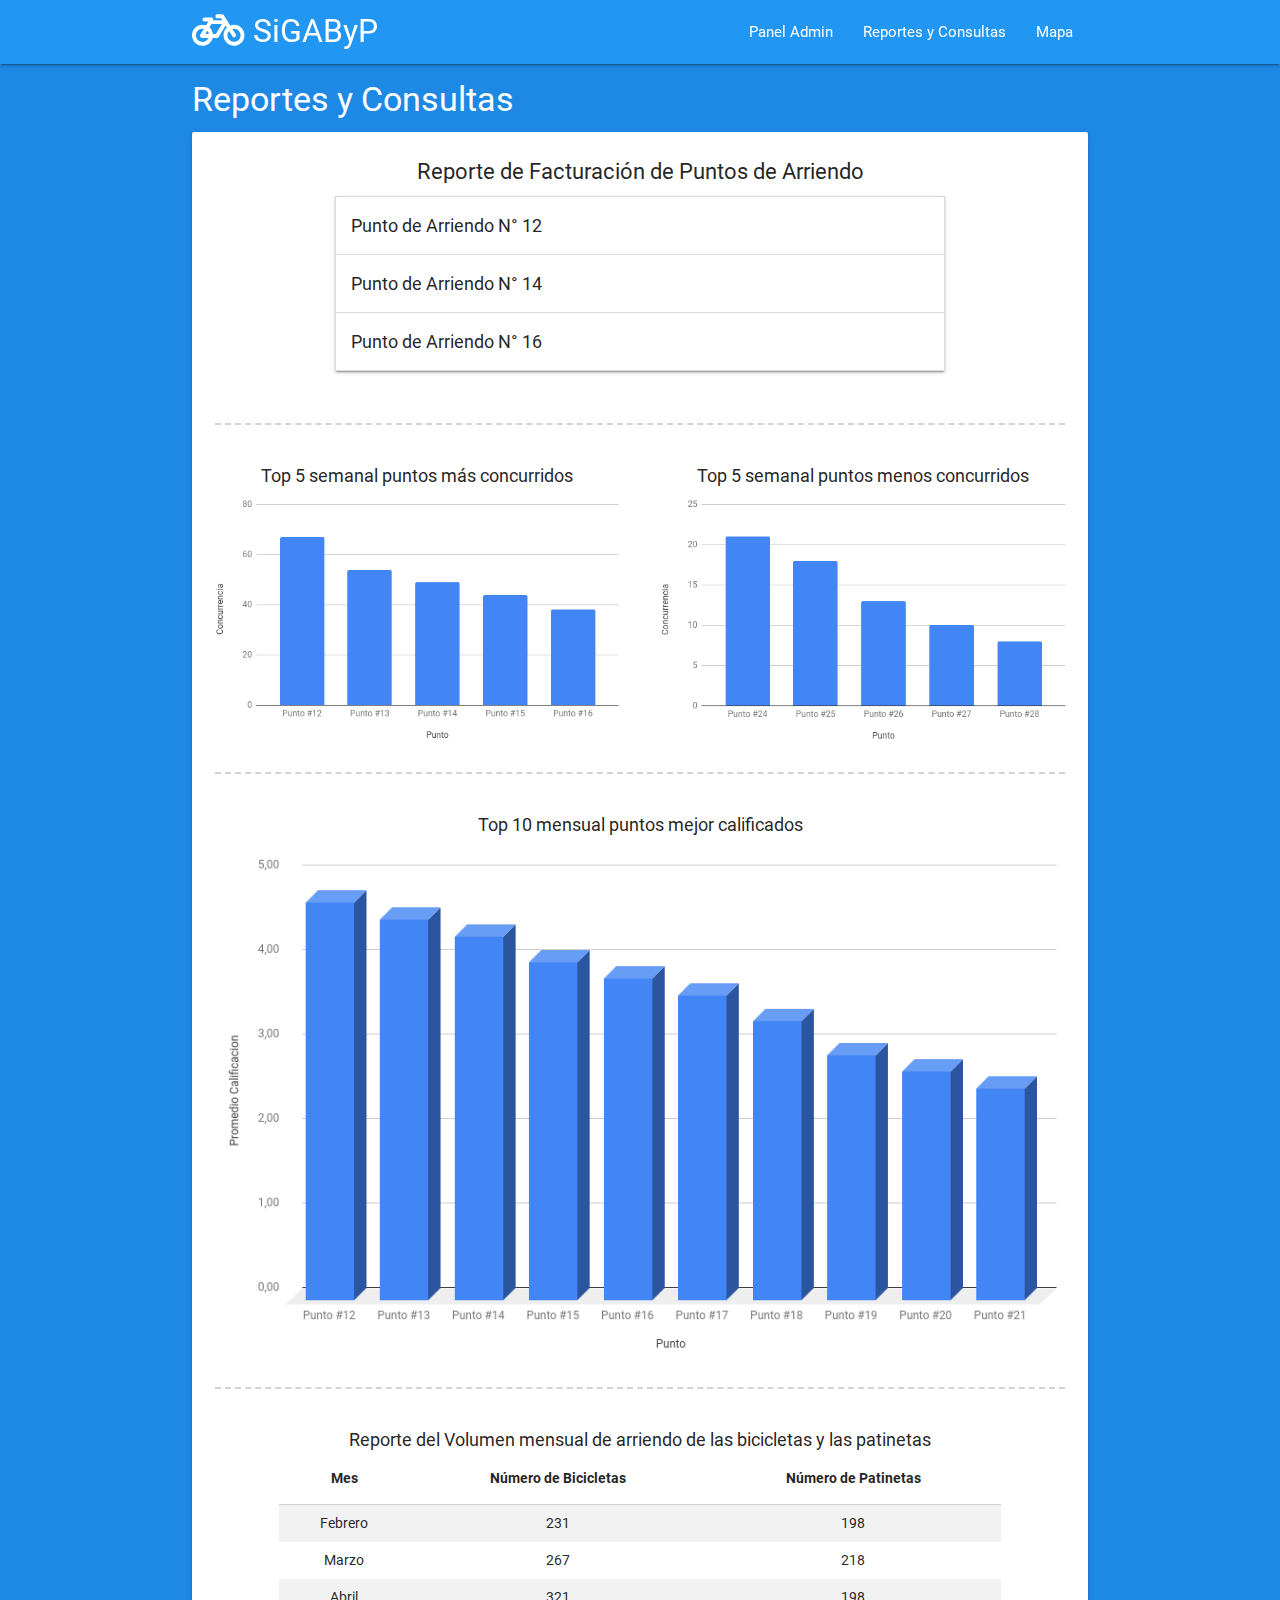
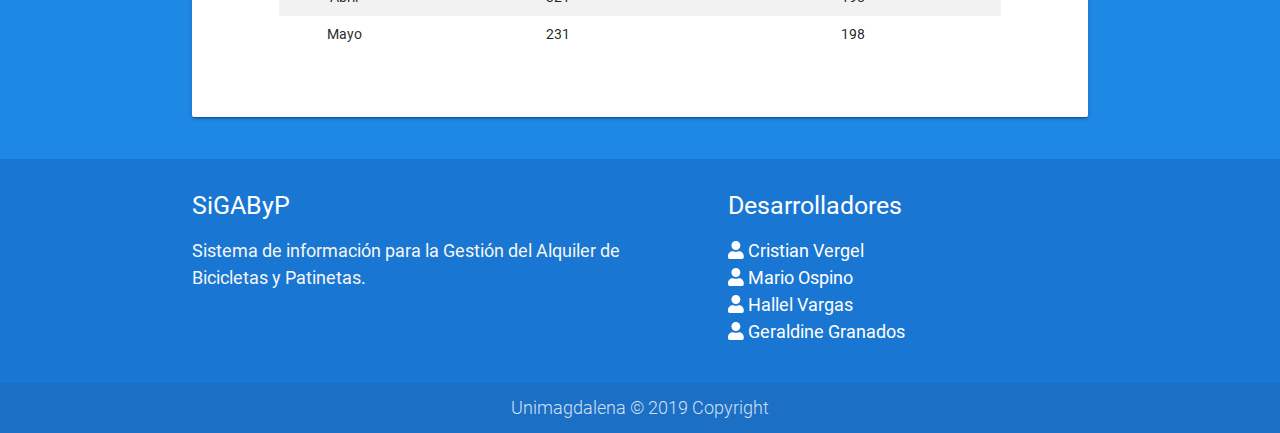
<file: views/reportes.html>
<!DOCTYPE html>
<html lang="es">
<head>
    <meta charset="UTF-8">
    <meta name="viewport" content="width=device-width, initial-scale=1.0">
    <meta http-equiv="X-UA-Compatible" content="ie=edge">
    <title> - SiGAByP</title>

    <link type="text/css" rel="stylesheet" href="../css/estilos.css"/>
    <link type="text/css" rel="stylesheet" href="../css/materialize.css"  media="screen,projection"/>
    <script type="text/javascript" src="../js/fontawesome-all.js"></script>
</head>
<body class="blue darken-1">

    <div class="navbar-fixed">
        <nav class="blue">
            <div class="nav-wrapper">
                <div class="container">
                    <a href="../index.html" class="brand-logo"><i class="fas fa-bicycle fa-lg"></i> SiGAByP</a>

                    <ul id="nav-mobile" class="right hide-on-med-and-down">
                        <li><a href="panel_admin.html">Panel Admin</a></li>
                        <li><a href="reportes.html">Reportes y Consultas</a></li>
                        <li><a href="mapa.html">Mapa</a></li>

                    </ul>
                </div>
            </div>
        </nav>
    </div>

    <main>
        <div class="container">
            <h4 class="white-text">Reportes y Consultas</h4>
            <div class="card-panel">
                <div class="row">
                    <center><big>Reporte de Facturación de Puntos de Arriendo</big></center>
                    <div class="container">
                        <ul class="collapsible" data-collapsible="accordion">
                            <li>
                                <div class="collapsible-header">Punto de Arriendo N° 12</div>
                                <div class="collapsible-body" style="padding:10px;">
                                    <div class="row">
                                        <div class="col s12 m5">
                                            <table class="admin-table striped">
                                                <thead>
                                                    <tr>
                                                        <th>Semana</th>
                                                        <th>Ingresos</th>
                                                    </tr>
                                                </thead>
                                                <tbody>
                                                    <tr>
                                                        <td>1ra de Mayo</td>
                                                        <td>$120.000</td>
                                                    </tr>
                                                    <tr>
                                                        <td>2da de Mayo</td>
                                                        <td>$145.000</td>
                                                    </tr>
                                                    <tr>
                                                        <td>3ra de Mayo</td>
                                                        <td>$132.000</td>
                                                    </tr>
                                                    <tr>
                                                        <td>4ta de Mayo</td>
                                                        <td>$110.000</td>
                                                    </tr>
                                                </tbody>
                                            </table>
                                        </div>
                                        <div class="col s12 offset-m1 m5">
                                            <table class="admin-table striped">
                                                <thead>
                                                    <tr>
                                                        <th>Mes</th>
                                                        <th>Ingresos</th>
                                                    </tr>
                                                </thead>
                                                <tbody>
                                                    <tr>
                                                        <td>Febrero</td>
                                                        <td>$840.000</td>
                                                    </tr>
                                                    <tr>
                                                        <td>Marzo</td>
                                                        <td>$1.180.000</td>
                                                    </tr>
                                                    <tr>
                                                        <td>Abril</td>
                                                        <td>$1.280.000</td>
                                                    </tr>
                                                    <tr>
                                                        <td>Mayo</td>
                                                        <td>$790.000</td>
                                                    </tr>


                                                </tbody>
                                            </table>
                                        </div>
                                    </div>
                                </div>
                            </li>
                            <li>
                                <div class="collapsible-header">Punto de Arriendo N° 14</div>
                                <div class="collapsible-body" style="padding:10px;">
                                    <div class="row">
                                        <div class="col s12 m5">
                                            <table class="admin-table striped">
                                                <thead>
                                                    <tr>
                                                        <th>Semana</th>
                                                        <th>Ingresos</th>
                                                    </tr>
                                                </thead>
                                                <tbody>
                                                    <tr>
                                                        <td>1ra de Mayo</td>
                                                        <td>$120.000</td>
                                                    </tr>
                                                    <tr>
                                                        <td>2da de Mayo</td>
                                                        <td>$145.000</td>
                                                    </tr>
                                                    <tr>
                                                        <td>3ra de Mayo</td>
                                                        <td>$132.000</td>
                                                    </tr>
                                                    <tr>
                                                        <td>4ta de Mayo</td>
                                                        <td>$110.000</td>
                                                    </tr>
                                                </tbody>
                                            </table>
                                        </div>
                                        <div class="col s12 offset-m1 m5">
                                            <table class="admin-table striped">
                                                <thead>
                                                    <tr>
                                                        <th>Mes</th>
                                                        <th>Ingresos</th>
                                                    </tr>
                                                </thead>
                                                <tbody>
                                                    <tr>
                                                        <td>Febrero</td>
                                                        <td>$840.000</td>
                                                    </tr>
                                                    <tr>
                                                        <td>Marzo</td>
                                                        <td>$1.180.000</td>
                                                    </tr>
                                                    <tr>
                                                        <td>Abril</td>
                                                        <td>$1.280.000</td>
                                                    </tr>
                                                    <tr>
                                                        <td>Mayo</td>
                                                        <td>$790.000</td>
                                                    </tr>


                                                </tbody>
                                            </table>
                                        </div>
                                    </div>
                                </div>
                            </li>
                            <li>
                                <div class="collapsible-header">Punto de Arriendo N° 16</div>
                                <div class="collapsible-body" style="padding:10px;">
                                    <div class="row">
                                        <div class="col s12 m5">
                                            <table class="admin-table striped">
                                                <thead>
                                                    <tr>
                                                        <th>Semana</th>
                                                        <th>Ingresos</th>
                                                    </tr>
                                                </thead>
                                                <tbody>
                                                    <tr>
                                                        <td>1ra de Mayo</td>
                                                        <td>$120.000</td>
                                                    </tr>
                                                    <tr>
                                                        <td>2da de Mayo</td>
                                                        <td>$145.000</td>
                                                    </tr>
                                                    <tr>
                                                        <td>3ra de Mayo</td>
                                                        <td>$132.000</td>
                                                    </tr>
                                                    <tr>
                                                        <td>4ta de Mayo</td>
                                                        <td>$110.000</td>
                                                    </tr>
                                                </tbody>
                                            </table>
                                        </div>
                                        <div class="col s12 offset-m1 m5">
                                            <table class="admin-table striped">
                                                <thead>
                                                    <tr>
                                                        <th>Mes</th>
                                                        <th>Ingresos</th>
                                                    </tr>
                                                </thead>
                                                <tbody>
                                                    <tr>
                                                        <td>Febrero</td>
                                                        <td>$840.000</td>
                                                    </tr>
                                                    <tr>
                                                        <td>Marzo</td>
                                                        <td>$1.180.000</td>
                                                    </tr>
                                                    <tr>
                                                        <td>Abril</td>
                                                        <td>$1.280.000</td>
                                                    </tr>
                                                    <tr>
                                                        <td>Mayo</td>
                                                        <td>$790.000</td>
                                                    </tr>


                                                </tbody>
                                            </table>
                                        </div>
                                    </div>
                                </div>
                            </li>
                        </ul>

                    </div>
                    <br>
                    <div class="line"></div><br>
                    <div class="row">
                        <div class="col s12 m6">
                            <center>Top 5 semanal puntos más concurridos</center>
                            <img src="../images/top_5_semanal_mas.png" alt="" class="responsive-img">
                        </div>
                        <div class="col s12 m6">
                            <center>Top 5 semanal puntos menos concurridos</center>
                            <img src="../images/top_5_semanal_menos.png" alt="" class="responsive-img">
                        </div>
                    </div>
                    <div class="line"></div><br>
                    <div class="row">
                        <div class="col s12">
                            <center>Top 10 mensual puntos mejor calificados</center>
                            <img src="../images/top_10_mensual_calificacion.png" alt="" class="responsive-img">
                        </div>

                    </div>
                    <div class="line"></div><br>
                    <center>Reporte del Volumen mensual de arriendo de las bicicletas y las patinetas</center>
                    <div class="row">
                        <div class="col offset-s1 s10">
                            <table class="admin-table striped centered">
                                <thead>
                                    <tr>
                                        <th>Mes</th>
                                        <th>Número de Bicicletas</th>
                                        <th>Número de Patinetas</th>
                                    </tr>
                                </thead>
                                <tbody>
                                    <tr>
                                        <td>Febrero</td>
                                        <td>231</td>
                                        <td>198</td>
                                    </tr>
                                    <tr>
                                        <td>Marzo</td>
                                        <td>267</td>
                                        <td>218</td>
                                    </tr>
                                    <tr>
                                        <td>Abril</td>
                                        <td>321</td>
                                        <td>198</td>
                                    </tr>
                                    <tr>
                                        <td>Mayo</td>
                                        <td>231</td>
                                        <td>198</td>
                                    </tr>

                                </tbody>
                            </table>
                        </div>
                    </div>
                </div>
            </div>
        </div>
    </main>
    <br>
    <footer class="page-footer blue darken-2">
        <div class="container">
            <div class="row">
                <div class="col l6 s12">
                    <h5 class="white-text">SiGAByP</h5>
                    <p class="grey-text text-lighten-4">Sistema de información para la Gestión del Alquiler de Bicicletas y Patinetas.</p>
                </div>
            <div class="col l4 offset-l1 s12">
                <h5 class="white-text">Desarrolladores</h5>
                <ul>
                      <li><i class="fas fa-user"></i> Cristian Vergel</li>
                      <li><i class="fas fa-user"></i> Mario Ospino</li>
                      <li><i class="fas fa-user"></i> Hallel Vargas</li>
                      <li><i class="fas fa-user"></i> Geraldine Granados</li>
                </ul>
            </div>
            </div>
        </div>
        <div class="footer-copyright">
            <div class="container center">
                Unimagdalena © 2019 Copyright
            </div>
        </div>
    </footer>

    <script type="text/javascript" src="../js/jquery-3.4.1.min.js"></script>
    <script type="text/javascript" src="../js/materialize.js"></script>
    <script type="text/javascript" src="../js/script.js"></script>
</body>
</html>
</file>
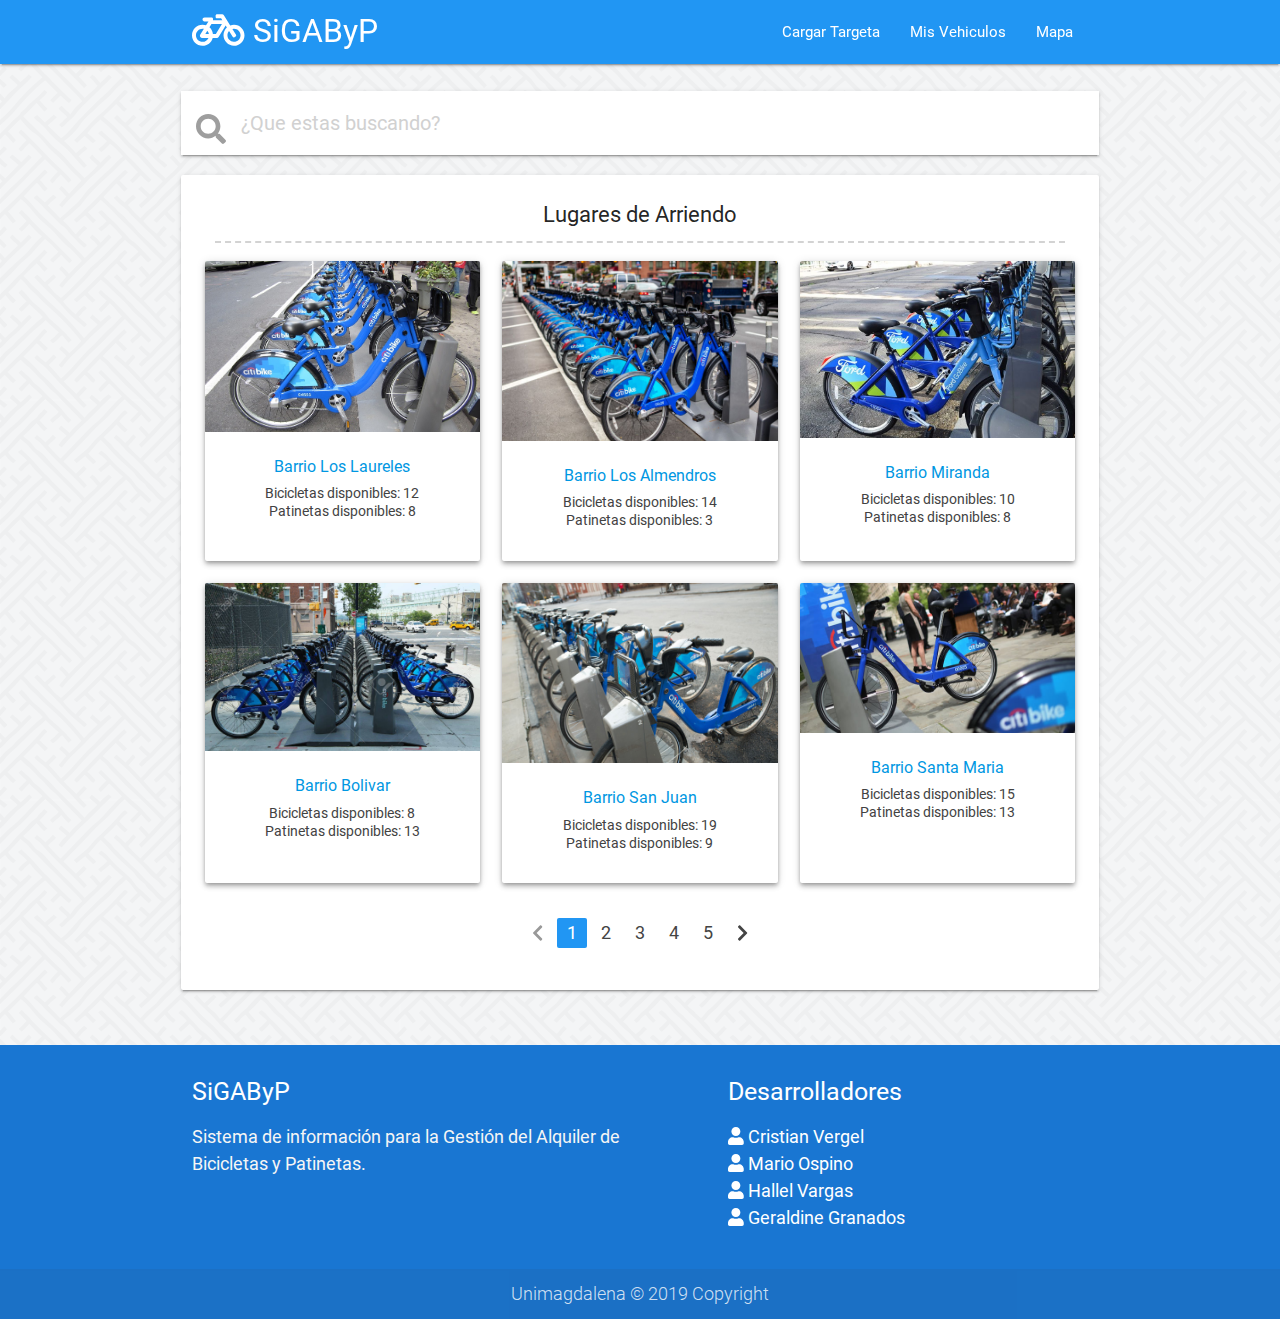
<file: views/sitios.html>
<!DOCTYPE html>
<html lang="es">
<head>
    <meta charset="UTF-8">
    <meta name="viewport" content="width=device-width, initial-scale=1.0">
    <meta http-equiv="X-UA-Compatible" content="ie=edge">
    <title> - SiGAByP</title>

    <link type="text/css" rel="stylesheet" href="../css/estilos.css"/>
    <link type="text/css" rel="stylesheet" href="../css/materialize.css"  media="screen,projection"/>
    <script type="text/javascript" src="../js/fontawesome-all.js"></script>
</head>
<body class="bg-patron">

    <div class="navbar-fixed">
        <nav class="blue">
            <div class="nav-wrapper">
                <div class="container">
                    <a href="../index.html" class="brand-logo"><i class="fas fa-bicycle fa-lg"></i> SiGAByP</a>

                    <ul id="nav-mobile" class="right hide-on-med-and-down">
                        <li><a href="cargar_tarjeta.html">Cargar Targeta</a></li>
                        <li><a href="devolver.html">Mis Vehiculos</a></li>
                        <li><a href="mapa.html">Mapa</a></li>
                    </ul>
                </div>
            </div>
        </nav>
    </div>


    <main>
        <div class="container">
            <div class="row">
                <div class="col s12">
                    <br>
                    <div class="row">
                        <nav>
                            <div class="nav-wrapper white">
                                <div class="input-field">
                                    <input id="search" type="search" placeholder="¿Que estas buscando?" style="font-size:20px;">
                                    <label class="label-icon" for="search"><i class="fas fa-search fa-2x"></i></label>
                                    <!-- <i class="material-icons fas fa-times" style=""></i> -->
                                </div>
                            </div>
                        </nav>
                    </div>
                    <div class="row">
                        <div class="card-panel">
                            <center><big>Lugares de Arriendo</big></center>
                            <div class="line"></div>
                            <div class="row">

                                <div class="col s12 m4">
                                    <a href="vista_sitio.html">
                                        <div class="card small z-depth-2 hoverable">
                                            <div class="card-image">
                                                <img src="../images/slide2.jpg">
                                            </div>
                                            <div class="card-content center" style="padding:15px;">
                                                <div class="texto-card">Barrio Los Laureles</div>
                                                <div class="texto-card-2">
                                                    Bicicletas disponibles: 12 <br>
                                                    Patinetas disponibles: 8 </div>
                                            </div>
                                        </div>
                                    </a>
                                </div>
                                <div class="col s12 m4">
                                    <a href="vista_sitio.html">
                                        <div class="card small z-depth-2 hoverable">
                                            <div class="card-image">
                                                <img src="../images/01.jpg">
                                            </div>
                                            <div class="card-content center" style="padding:15px;">
                                                <div class="texto-card">Barrio Los Almendros</div>
                                                <div class="texto-card-2">
                                                    Bicicletas disponibles: 14 <br>
                                                    Patinetas disponibles: 3 </div>
                                            </div>
                                        </div>
                                    </a>
                                </div>
                                <div class="col s12 m4">
                                    <a href="vista_sitio.html">
                                        <div class="card small z-depth-2 hoverable">
                                            <div class="card-image">
                                                <img src="../images/02.jpg">
                                            </div>
                                            <div class="card-content center" style="padding:15px;">
                                                <div class="texto-card">Barrio Miranda</div>
                                                <div class="texto-card-2">
                                                    Bicicletas disponibles: 10 <br>
                                                    Patinetas disponibles: 8 </div>
                                            </div>
                                        </div>
                                    </a>
                                </div>
                                <div class="col s12 m4">
                                    <a href="vista_sitio.html">
                                        <div class="card small z-depth-2 hoverable">
                                            <div class="card-image">
                                                <img src="../images/03.jpg">
                                            </div>
                                            <div class="card-content center" style="padding:15px;">
                                                <div class="texto-card">Barrio Bolivar</div>
                                                <div class="texto-card-2">
                                                    Bicicletas disponibles: 8 <br>
                                                    Patinetas disponibles: 13 </div>
                                            </div>
                                        </div>
                                    </a>
                                </div>
                                <div class="col s12 m4">
                                    <a href="vista_sitio.html">
                                        <div class="card small z-depth-2 hoverable">
                                            <div class="card-image">
                                                <img src="../images/04.jpg">
                                            </div>
                                            <div class="card-content center" style="padding:15px;">
                                                <div class="texto-card">Barrio San Juan</div>
                                                <div class="texto-card-2">
                                                    Bicicletas disponibles: 19 <br>
                                                    Patinetas disponibles: 9 </div>
                                            </div>
                                        </div>
                                    </a>
                                </div>
                                <div class="col s12 m4">
                                    <a href="vista_sitio.html">
                                        <div class="card small z-depth-2 hoverable">
                                            <div class="card-image">
                                                <img src="../images/slide1.jpg">
                                            </div>
                                            <div class="card-content center" style="padding:15px;">
                                                <div class="texto-card">Barrio Santa Maria</div>
                                                <div class="texto-card-2">
                                                    Bicicletas disponibles: 15 <br>
                                                    Patinetas disponibles: 13 </div>
                                            </div>
                                        </div>
                                    </a>
                                </div>


                            </div>
                            <center>
                                <ul class="pagination">
                                    <li class="disabled"><a href="#!"><i class="fas fa-chevron-left"></i></a></li>
                                    <li class="active blue"><a href="#!">1</a></li>
                                    <li class="waves-effect"><a href="#!">2</a></li>
                                    <li class="waves-effect"><a href="#!">3</a></li>
                                    <li class="waves-effect"><a href="#!">4</a></li>
                                    <li class="waves-effect"><a href="#!">5</a></li>
                                    <li class="waves-effect"><a href="#!"><i class="fas fa-chevron-right"></i></a></li>
                                </ul>
                            </center>
                        </div>
                    </div>
                </div>

            </div>
        </div>
    </main>

    <footer class="page-footer blue darken-2">
        <div class="container">
            <div class="row">
                <div class="col l6 s12">
                    <h5 class="white-text">SiGAByP</h5>
                    <p class="grey-text text-lighten-4">Sistema de información para la Gestión del Alquiler de Bicicletas y Patinetas.</p>
                </div>
            <div class="col l4 offset-l1 s12">
                <h5 class="white-text">Desarrolladores</h5>
                <ul>
                      <li><i class="fas fa-user"></i> Cristian Vergel</li>
                      <li><i class="fas fa-user"></i> Mario Ospino</li>
                      <li><i class="fas fa-user"></i> Hallel Vargas</li>
                      <li><i class="fas fa-user"></i> Geraldine Granados</li>
                </ul>
            </div>
            </div>
        </div>
        <div class="footer-copyright">
            <div class="container center">
                Unimagdalena © 2019 Copyright
            </div>
        </div>
    </footer>


    <script type="text/javascript" src="../js/jquery-3.4.1.min.js"></script>
    <script type="text/javascript" src="../js/materialize.js"></script>
    <script type="text/javascript" src="../js/script.js"></script>
</body>
</html>
</file>
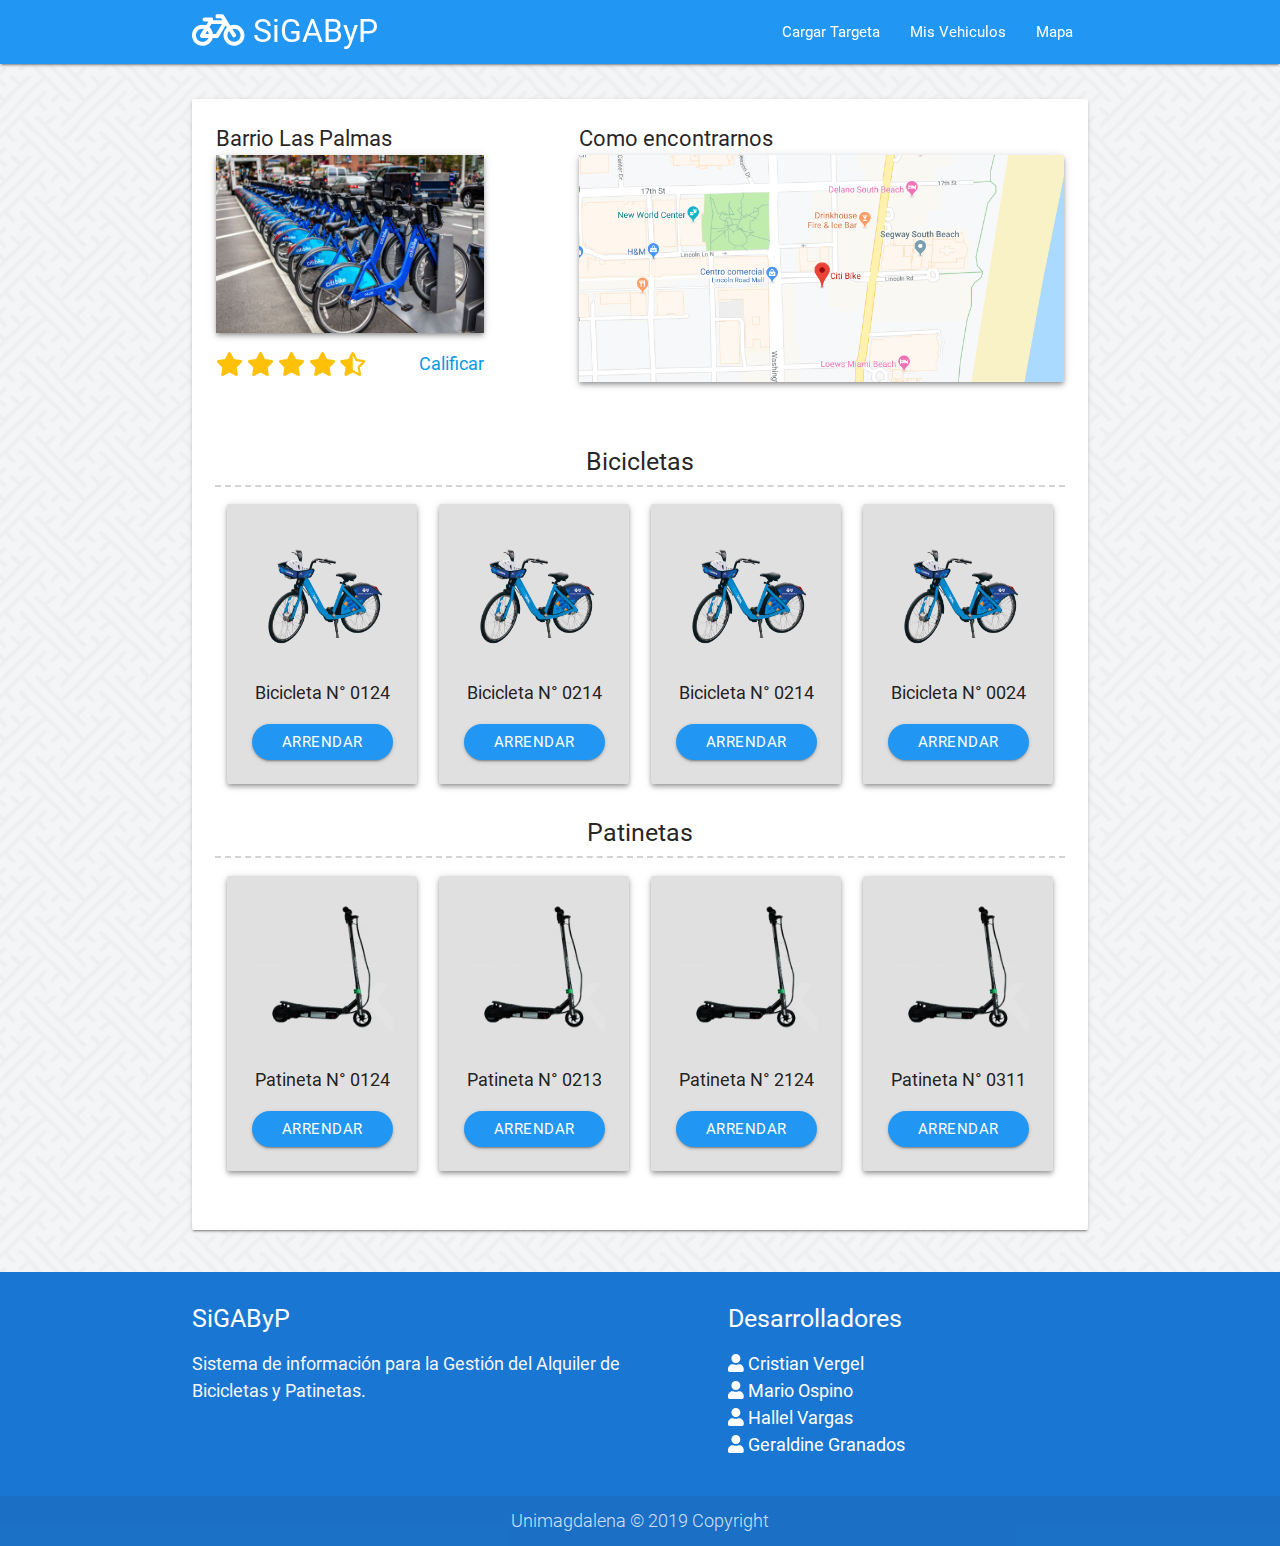
<file: views/vista_sitio.html>
<!DOCTYPE html>
<html lang="es">
<head>
    <meta charset="UTF-8">
    <meta name="viewport" content="width=device-width, initial-scale=1.0">
    <meta http-equiv="X-UA-Compatible" content="ie=edge">
    <title>Lugares de Arriendo - SiGAByP</title>

    <link type="text/css" rel="stylesheet" href="../css/estilos.css"/>
    <link type="text/css" rel="stylesheet" href="../css/materialize.css"  media="screen,projection"/>
    <script type="text/javascript" src="../js/fontawesome-all.js"></script>
</head>
<body class="bg-patron">

    <div class="navbar-fixed">
        <nav class="blue">
            <div class="nav-wrapper">
                <div class="container">
                    <a href="../index.html" class="brand-logo"><i class="fas fa-bicycle fa-lg"></i> SiGAByP</a>

                    <ul id="nav-mobile" class="right hide-on-med-and-down">
                        <li><a href="cargar_tarjeta.html">Cargar Targeta</a></li>
                        <li><a href="devolver.html">Mis Vehiculos</a></li>
                        <li><a href="mapa.html">Mapa</a></li>
                    </ul>
                </div>
            </div>
        </nav>
    </div>

    <main>
        <br>
        <div class="container">
            <div class="card-panel">
                <div class="row">
                    <div class="col s12 m4">
                        <big>Barrio Las Palmas</big>
                        <img src="../images/01.jpg" alt="" class="responsive-img z-depth-2">
                        <div style="height:10px;"></div>
                        <i class="fas fa-star fa-lg amber-text"></i>
                        <i class="fas fa-star fa-lg amber-text"></i>
                        <i class="fas fa-star fa-lg amber-text"></i>
                        <i class="fas fa-star fa-lg amber-text"></i>
                        <i class="fas fa-star-half-alt fa-lg amber-text"></i>

                        <a href="#calificar" class="right modal-trigger"> Calificar</a>
                    </div>
                    <div class="col s12 offset-m1 m7">
                        <big>Como encontrarnos</big>
                        <img src="../images/mapa.png" alt="" class="responsive-img z-depth-2">
                    </div>
                </div>
                <br>
                <div class="row">
                    <center><h5>Bicicletas</h5></center>
                    <div class="line"></div>
                    <div class="col s12">
                        <div class="col s12 m3">
                            <div class="card-panel grey lighten-2 z-depth-2 hoverable">
                                <img src="../images/bike.png" alt="" class="responsive-img">
                                <center>
                                    <p>Bicicleta N° 0124</p>
                                    <a href="arrendar.html" class="btn btn-rounded blue waves-effect">Arrendar</a>
                                </center>
                            </div>
                        </div>
                        <div class="col s12 m3">
                            <div class="card-panel grey lighten-2 z-depth-2 hoverable">
                                <img src="../images/bike.png" alt="" class="responsive-img">
                                <center>
                                    <p>Bicicleta N° 0214</p>
                                    <a href="arrendar.html" class="btn btn-rounded blue waves-effect">Arrendar</a>
                                </center>
                            </div>
                        </div>
                        <div class="col s12 m3">
                            <div class="card-panel grey lighten-2 z-depth-2 hoverable">
                                <img src="../images/bike.png" alt="" class="responsive-img">
                                <center>
                                    <p>Bicicleta N° 0214</p>
                                    <a href="arrendar.html" class="btn btn-rounded blue waves-effect">Arrendar</a>
                                </center>
                            </div>
                        </div>
                        <div class="col s12 m3">
                            <div class="card-panel grey lighten-2 z-depth-2 hoverable">
                                <img src="../images/bike.png" alt="" class="responsive-img">
                                <center>
                                    <p>Bicicleta N° 0024</p>
                                    <a href="arrendar.html" class="btn btn-rounded blue waves-effect">Arrendar</a>
                                </center>
                            </div>
                        </div>
                    </div>
                </div>

                <div class="row">
                    <center><h5>Patinetas</h5></center>
                    <div class="line"></div>
                    <div class="col s12">
                        <div class="col s12 m3">
                            <div class="card-panel grey lighten-2 z-depth-2 hoverable">
                                <img src="../images/patineta.png" alt="" class="responsive-img">
                                <center>
                                    <p>Patineta N° 0124</p>
                                    <a href="arrendar.html" class="btn btn-rounded blue waves-effect">Arrendar</a>
                                </center>
                            </div>
                        </div>
                        <div class="col s12 m3">
                            <div class="card-panel grey lighten-2 z-depth-2 hoverable">
                                <img src="../images/patineta.png" alt="" class="responsive-img">
                                <center>
                                    <p>Patineta N° 0213</p>
                                    <a href="arrendar.html" class="btn btn-rounded blue waves-effect">Arrendar</a>
                                </center>
                            </div>
                        </div>
                        <div class="col s12 m3">
                            <div class="card-panel grey lighten-2 z-depth-2 hoverable">
                                <img src="../images/patineta.png" alt="" class="responsive-img">
                                <center>
                                    <p>Patineta N° 2124</p>
                                    <a href="arrendar.html" class="btn btn-rounded blue waves-effect">Arrendar</a>
                                </center>
                            </div>
                        </div>
                        <div class="col s12 m3">
                            <div class="card-panel grey lighten-2 z-depth-2 hoverable">
                                <img src="../images/patineta.png" alt="" class="responsive-img">
                                <center>
                                    <p>Patineta N° 0311</p>
                                    <a href="arrendar.html" class="btn btn-rounded blue waves-effect">Arrendar</a>
                                </center>
                            </div>
                        </div>
                    </div>
                </div>

            </div>
        </div>
    </main>
    <br>
    <footer class="page-footer blue darken-2">
        <div class="container">
            <div class="row">
                <div class="col l6 s12">
                    <h5 class="white-text">SiGAByP</h5>
                    <p class="grey-text text-lighten-4">Sistema de información para la Gestión del Alquiler de Bicicletas y Patinetas.</p>
                </div>
            <div class="col l4 offset-l1 s12">
                <h5 class="white-text">Desarrolladores</h5>
                <ul>
                      <li><i class="fas fa-user"></i> Cristian Vergel</li>
                      <li><i class="fas fa-user"></i> Mario Ospino</li>
                      <li><i class="fas fa-user"></i> Hallel Vargas</li>
                      <li><i class="fas fa-user"></i> Geraldine Granados</li>
                </ul>
            </div>
            </div>
        </div>
        <div class="footer-copyright">
            <div class="container center">
                Unimagdalena © 2019 Copyright
            </div>
        </div>
    </footer>

<div id="calificar" class="modal">
    <div class="modal-content">
        <h4>Calificar Sitio de Arrendamiento</h4>
        <p>Del 1 al 5 que tal te parecio el servicio brindado:</p>
        <select name="" id="estrellas" style="font-size:20px;">
            <option value="">1 Pesimo</option>
            <option value="">2 Malo</option>
            <option value="" selected>3 Regular</option>
            <option value="">4 Bueno</option>
            <option value="">5 Excelente</option>
        </select>
    </div>
    <div class="modal-footer">
        <a href="#!" class="modal-action modal-close waves-effect waves-green btn-flat">Calificar</a>
    </div>
</div>


    <script type="text/javascript" src="../js/jquery-3.4.1.min.js"></script>
    <script type="text/javascript" src="../js/materialize.js"></script>
    <script type="text/javascript" src="../js/script.js"></script>
</body>
</html>
</file>
<file: css/estilos.css>
body {
  display: flex;
  min-height: 100vh;
  flex-direction: column;
}

main {
  flex: 1 0 auto;
}

body {
    font-size: 18px;
}

.bg-patron{
    background-image: url("../images/interlaced.png");
}

.carousel-item {
    background-repeat: no-repeat;
    background-size:cover;

}
#slide1 {
    background-image: url("../images/slide3.jpg");
}
#slide2 {
    background-image: url("../images/slide1.jpg");
}
#slide3 {
    background-image: url("../images/slide2.jpg");
}


.panel2 {
    background-color: lightgrey;
    border-radius: 20px;
    padding: 20px;
    margin: 20px 0 20px 0;
}

.btn-rounded {
    border-radius: 25px !important;
}

.line {
    margin: 10px;
    border-top: 2px lightgrey dashed;
}

.line2 {
    margin: 10px;
    border-top: 2px grey dashed;
}

.texto-card {
    font-size: 16px;
    line-height: 1.2;
    margin-top: 10px;
    color: #0097e2 !important;
}
.texto-card-2 {
    margin-top: 8px;
    font-size: 14px;
    line-height: 1.3;
    color: #424242 !important;
}

.admin-table {
    font-size: 14px;
}
.admin-table td {
    padding: 8px !important;
}
</file>
